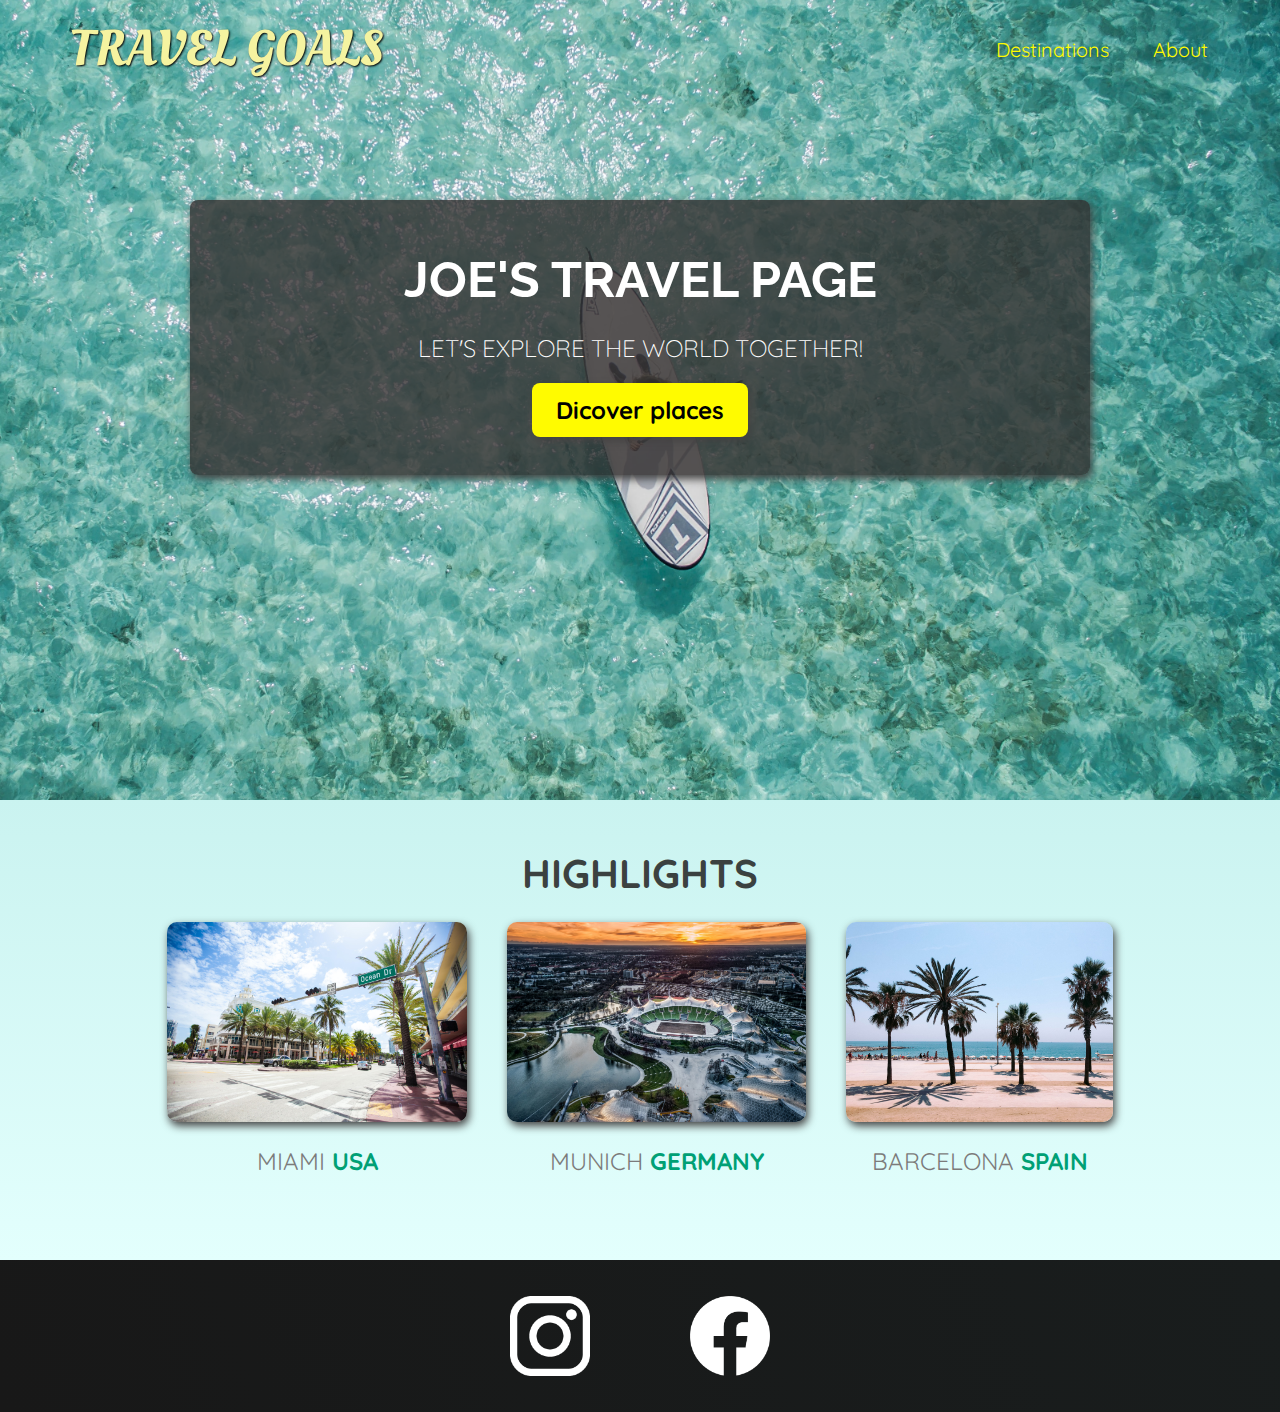
<file: index.html>
<!DOCTYPE html>
<html lang="en">
<head>
    <meta charset="UTF-8">
    <link rel="preconnect" href="https://fonts.googleapis.com"><link rel="preconnect" href="https://fonts.gstatic.com" crossorigin><link href="https://fonts.googleapis.com/css2?family=Fira+Sans:wght@400;700&family=Oswald:wght@400;700&family=Raleway:wght@400;500;700&display=swap" rel="stylesheet">
    <link rel="preconnect" href="https://fonts.googleapis.com"><link rel="preconnect" href="https://fonts.gstatic.com" crossorigin><link href="https://fonts.googleapis.com/css2?family=Fira+Sans:wght@400;700&family=Oleo+Script:wght@400;700&family=Oswald:wght@400;700&family=Raleway:wght@400;500;700&display=swap" rel="stylesheet">
    <link rel="preconnect" href="https://fonts.googleapis.com">
<link rel="preconnect" href="https://fonts.gstatic.com" crossorigin>
<link href="https://fonts.googleapis.com/css2?family=Fira+Sans:wght@400;700&family=Oleo+Script:wght@400;700&family=Oswald:wght@400;700&family=Quicksand:wght@400;500;700&family=Raleway:wght@400;500;700&display=swap" rel="stylesheet">
    <link rel="stylesheet" href="shared.css">
    <link rel="stylesheet" href="styles.css">

    <title>Travel Goals</title>
  
</head>
<body>
    <header>
        <div id="page-logo">
            <a href="index.html">Travel Goals</a>
        </div>
        
<nav>
<ul>
    <li><a href="places.html">Destinations</a></li>
    <li><a href="">About</a></li>
</ul>
</nav>
    </header>
    <main>
<section id="hero">
    <div id="hero-content">
        <h1>Joe's Travel Page</h1>
        <p>  Let's explore the world together!</p>
        <a href="places.html">Dicover places</a>
    </div>
</section>
<section id="highlights">
    <h2>Highlights</h2>
    <ul id="destinations">
        <li class="destination">
          <img src="images/places/miami.jpg" alt="Miami streets in sunny day">
          <p>Miami<strong> USA</strong></p>
        </li>
        <li class="destination">
          <img src="images/places/munich.jpg" alt="Munich stadium in winter">
          <p>Munich<strong> Germany</strong></p>
        </li>
        <li class="destination">
          <img src="images/places/barcelona.jpg" alt=" Palm Beach in Barcelona">
          <p>Barcelona<strong> Spain</strong></p>
        </li>
    </ul>
</section>
    </main>
    <footer>
       <ul>
        <li><a href="https://www.instagram.com/" target="_blank">
            <img src="images/icons/insta.png" alt="Instagram logo"
            />
        </a>
    </li>
        <li><a href="https://www.facebook.com/"v target="_blank">
            <img src="images/icons/facebook.png" alt="Facebook logo"
            />
        </a>
    </li>
       </ul>
    </footer>
    
</body>
</html>
</file>
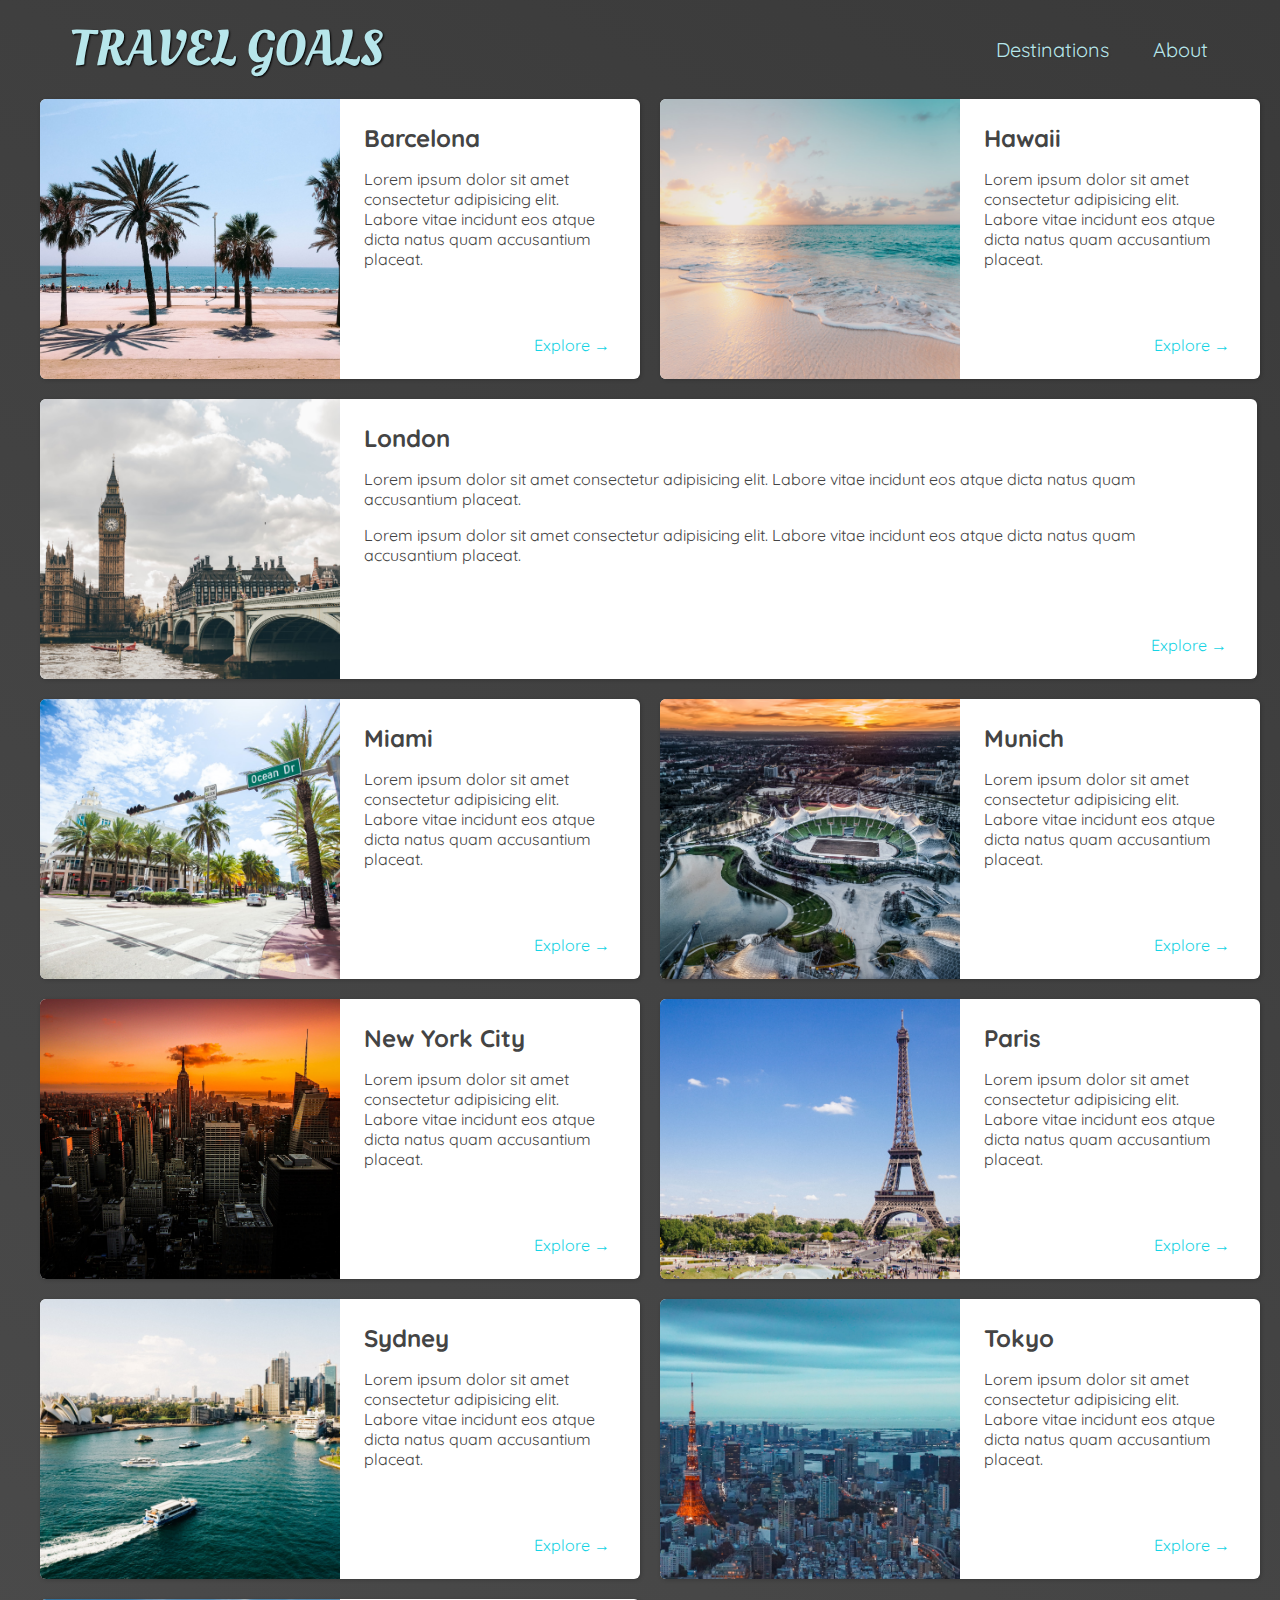
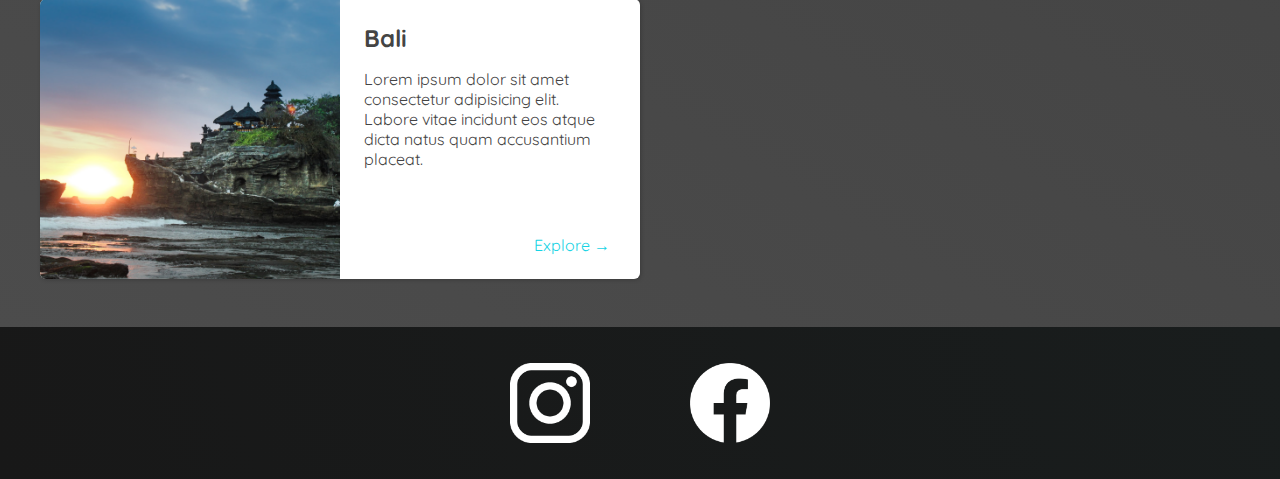
<file: places.html>
<!DOCTYPE html>
<html lang="en">
<head>
    <meta charset="UTF-8">
    <link rel="preconnect" href="https://fonts.googleapis.com"><link rel="preconnect" href="https://fonts.gstatic.com" crossorigin><link href="https://fonts.googleapis.com/css2?family=Fira+Sans:wght@400;700&family=Oswald:wght@400;700&family=Raleway:wght@400;500;700&display=swap" rel="stylesheet">
    <link rel="preconnect" href="https://fonts.googleapis.com"><link rel="preconnect" href="https://fonts.gstatic.com" crossorigin><link href="https://fonts.googleapis.com/css2?family=Fira+Sans:wght@400;700&family=Oleo+Script:wght@400;700&family=Oswald:wght@400;700&family=Raleway:wght@400;500;700&display=swap" rel="stylesheet">
    <link rel="preconnect" href="https://fonts.googleapis.com">
<link rel="preconnect" href="https://fonts.gstatic.com" crossorigin>
<link href="https://fonts.googleapis.com/css2?family=Fira+Sans:wght@400;700&family=Oleo+Script:wght@400;700&family=Oswald:wght@400;700&family=Quicksand:wght@400;500;700&family=Raleway:wght@400;500;700&display=swap" rel="stylesheet">
    <link rel="stylesheet" href="shared.css">
    <link rel="stylesheet" href="places.css">

    <title>Travel Goals</title>
  
</head>
<body>
    <header>
        <div id="page-logo">
            <a href="index.html">Travel Goals</a>
        </div>
        
<nav>
<ul>
    <li><a href="places.html">Destinations</a></li>
    <li><a href="">About</a></li>
</ul>
</nav>
    </header>
    <main>
        <ul>
            <li>
              <img src="images/places/barcelona.jpg" alt="City of Barcelona" />
              <div class="item-content">
                <div>
                  <h2>Barcelona</h2>
                  <p>
                    Lorem ipsum dolor sit amet consectetur adipisicing elit. Labore
                    vitae incidunt eos atque dicta natus quam accusantium placeat.
                  </p>
                </div>
                <div class="actions">
                  <a href="https://en.wikipedia.org/wiki/Barcelona">Explore &#x2192</a>
                </div>
              </div>
            </li>
            <li>
              <img src="images/places/hawaii.jpg" alt="Hawaii beach" />
              <div class="item-content">
                <div>
                  <h2>Hawaii</h2>
                  <p>
                    Lorem ipsum dolor sit amet consectetur adipisicing elit. Labore
                    vitae incidunt eos atque dicta natus quam accusantium placeat.
                  </p>
                </div>
                <div class="actions">
                  <a href="hhttps://en.wikipedia.org/wiki/Hawaii">Explore &#x2192</a>
                </div>
              </div>
            </li>
            <li>
              <img src="images/places/london.jpg" alt="London city" />
              <div class="item-content">
                <div>
                  <h2>London</h2>
                  <p>
                    Lorem ipsum dolor sit amet consectetur adipisicing elit. Labore
                    vitae incidunt eos atque dicta natus quam accusantium placeat.
                  </p>
                  <p>
                    Lorem ipsum dolor sit amet consectetur adipisicing elit. Labore
                    vitae incidunt eos atque dicta natus quam accusantium placeat.
                  </p>
                  
                </div>
                <div class="actions">
                  <a href="https://en.wikipedia.org/wiki/London">Explore &#x2192</a>
                </div>
              </div>
            </li>
            <li>
              <img src="images/places/miami.jpg" alt="Miami streets" />
              <div class="item-content">
                <div>
                  <h2>Miami</h2>
                  <p>
                    Lorem ipsum dolor sit amet consectetur adipisicing elit. Labore
                    vitae incidunt eos atque dicta natus quam accusantium placeat.
                  </p>
                </div>
                <div class="actions">
                  <a href="https://en.wikipedia.org/wiki/Miami">Explore &#x2192</a>
                </div>
              </div>
            </li>
            <li>
              <img src="images/places/munich.jpg" alt="Munich football stadium" />
              <div class="item-content">
                <div>
                  <h2>Munich</h2>
                  <p>
                    Lorem ipsum dolor sit amet consectetur adipisicing elit. Labore
                    vitae incidunt eos atque dicta natus quam accusantium placeat.
                  </p>
                </div>
                <div class="actions">
                  <a href="https://en.wikipedia.org/wiki/Munich">Explore &#x2192</a>
                </div>
              </div>
            </li>
            <li>
              <img src="images/places/new-york-city.jpg" alt="New York City skyline" />
              <div class="item-content">
                <div>
                  <h2>New York City</h2>
                  <p>
                    Lorem ipsum dolor sit amet consectetur adipisicing elit. Labore
                    vitae incidunt eos atque dicta natus quam accusantium placeat.
                  </p>
                </div>
                <div class="actions">
                  <a href="https://en.wikipedia.org/wiki/New_York_City"
                    >Explore &#x2192</a
                  >
                </div>
              </div>
            </li>
            <li>
              <img src="images/places/paris.jpg" alt="Paris city" />
              <div class="item-content">
                <div>
                  <h2>Paris</h2>
                  <p>
                    Lorem ipsum dolor sit amet consectetur adipisicing elit. Labore
                    vitae incidunt eos atque dicta natus quam accusantium placeat.
                  </p>
                </div>
                <div class="actions">
                  <a href="https://en.wikipedia.org/wiki/Paris">Explore &#x2192</a>
                </div>
              </div>
            </li>
            <li>
              <img src="images/places/sydney.jpg" alt="Sydney beach" />
              <div class="item-content">
                <div>
                  <h2>Sydney</h2>
                  <p>
                    Lorem ipsum dolor sit amet consectetur adipisicing elit. Labore
                    vitae incidunt eos atque dicta natus quam accusantium placeat.
                  </p>
                </div>
                <div class="actions">
                  <a href="https://en.wikipedia.org/wiki/Sydney">Explore &#x2192</a>
                </div>
              </div>
            </li>
            <li>
              <img src="images/places/tokyo.jpg" alt="Tokyo skyline" />
              <div class="item-content">
                <div>
                  <h2>Tokyo</h2>
                  <p>
                    Lorem ipsum dolor sit amet consectetur adipisicing elit. Labore
                    vitae incidunt eos atque dicta natus quam accusantium placeat.
                  </p>
                </div>
                <div class="actions">
                  <a href="https://en.wikipedia.org/wiki/Tokyo">Explore &#x2192</a>
                </div>
              </div>
            </li>
            <li>
              <img src="images/places/bali.jpg" alt="Bali beach" />
              <div class="item-content">
                <div>
                  <h2>Bali</h2>
                  <p>
                    Lorem ipsum dolor sit amet consectetur adipisicing elit. Labore
                    vitae incidunt eos atque dicta natus quam accusantium placeat.
                  </p>
                </div>
                <div class="actions">
                  <a href="https://en.wikipedia.org/wiki/Bali">Explore &#x2192</a>
                </div>
              </div>
            </li>
          </ul>
    </main>
    <footer>
        <ul>
         <li><a href="https://www.instagram.com/" target="_blank">
             <img src="images/icons/insta.png" alt="Instagram logo"/>
     </li>
         <li><a href="https://www.facebook.com/"v target="_blank">
             <img src="images/icons/facebook.png" alt="Facebook logo"
             />
         </a>
     </li>
        </ul>
     </footer>
</body>
</html>
</file>
<file: shared.css>
body{
    font-family: "Quicksand",sans-serif;
    margin: 0;
}
#page-logo a{
    padding: 10px;
    font-family:"Oleo Script",sans-serif;
    color: rgb(245,243,160);
    font-size: 50px;
    text-decoration: none;
    text-transform: uppercase;
    text-shadow: 1px 1px 2px rgb(0,0,0);
}
ul{
    list-style: none;
    text-decoration: none;
    margin: 0;
    padding: 0;
    
}
header{
    display: flex;
    align-items: center;
    justify-content: space-between;
    padding: 15px 60px;
    position: absolute;
    width: 100%;
    box-sizing: border-box;
}
header ul{
    display: flex;
    justify-content: flex-end;
}
header li{
   
    margin-left: 20px;
}
header a{
    color: rgb(255,251,0);
    text-decoration: none;
    font-size: 20px;
    padding: 12px;
    text-shadow:1px 1px 2px rgba(0,0,0 , 0.2) ;
}
header  nav a:hover{
    color: rgb(77,77,77);
    background-color: rgb(255,251,0);
    border-radius: 6px;
}
footer{
    background: linear-gradient(70deg,rgb(24,24,24),rgb(25,29,29));
    padding: 36px 0;
}
footer ul{
    display: flex;
    justify-content: center;
   
}
footer li{
    width: 80px;
    height: 80px;
    margin: 0px 50px;
}
footer img{
    width: 100%;
    height: 100%;
}
</file>
<file: styles.css>
#hero{
    height: 800px;
        background-image: url("images/places/ocean.jpg");
        background-position: center;
        background-size: cover;
   
}
#hero-content{
    width: 900px;
    background-color: rgba(51,47,47,0.8);
    box-shadow: 2px 4px 8px rgb(68, 67, 67);
    border-radius: 8px;
    text-align: center;
    padding: 50px 0;
    margin: 0 auto;
    position: relative;
    top:200px;
}
#hero-content h1{
color: white;
text-transform: uppercase;
font-size: 50px;
font-family:"Raleway",sans-serif;
margin: 0;
}
#hero-content p{
    color: white;
text-transform: uppercase;
font-size: 24px;
font-weight: 300;
margin-bottom: 32px;
}
#hero-content a{
    text-decoration: none;
    background-color: rgb(255,251 ,0 );
    padding: 12px 24px;
    color: black;
    font-size: 24px;
    font-weight: bold;
    border-radius: 8px;
    box-shadow: 2px 4px 8px rgb(68, 67, 67);
}
#hero-content a:hover{
    background-color:rgb(255,238 ,0 );
}
#highlights{
    padding: 24px;
    background: linear-gradient(0deg, rgb(227, 255, 253) , rgb(202,243,240));
}
#highlights h2{
text-align: center;
text-transform: uppercase;
font-size: 40px;
color: rgb(59,65, 64);
margin: 24px 0;
}
.destination img{
   height: 200px;
   width: 100%;
   box-shadow: 2px  4px 8px rgb(68, 67, 67);
   border-radius: 10px;
   object-fit: cover;

}
.destination{
    margin: 0 20px;
}
#destinations{
    display: flex;
    width: 90%;
    margin: auto;
    margin-bottom:40px;
    justify-content: center;
}
.destination p{
    text-align: center;
    text-transform:uppercase;
    color: rgb(124, 123, 123);
    font-size: 24px;
    margin: 20px 0;
}
.destination strong{
    color: rgb(0,160, 117);
}
</file>
<file: places.css>
body{
    background: linear-gradient(30deg,rgb(77,77,77), rgb(58,58,58));
    color: rgb(68,68,68);
}
#page-logo a{
    color: rgb(183,230,235);
}
header a{
    color: rgb(183,230,235);


}
header nav a:hover{
    background-color:rgb(183,230,235) ;
    color: rgb(59,59,59);
}

header{
    position: static;
}
main ul{
width: 1200px;
margin: 0 auto 48px auto;
display: grid;
grid-template-columns:1fr 1fr;
gap: 20px 20px;


}
li:nth-of-type(3){
    grid-column: 1 / span 2;
    width: 1217px;
}
main li{
    display: flex;
    background-color: white;
    box-shadow: 1px 1px 4px rgba(0,0,0,0.2);
    border-radius: 6px;
    overflow: hidden;
    width: 600px;
    
}


main li img{
    width: 300px;
    height: 280px;
    object-fit: cover;
}
.item-content{
    padding: 24px;
    display: flex;
    flex-direction: column;
    justify-content: space-between;
}
.item-content h2{
    margin: 0;
}
.actions{
    text-align: right;
}
.actions a{
    text-decoration: none;
    padding: 6px;
    color: rgb(22,211,228);
    border-radius: 5px;
}
.actions a:hover{
    background-color: rgb(235,253,255);
}
</file>
